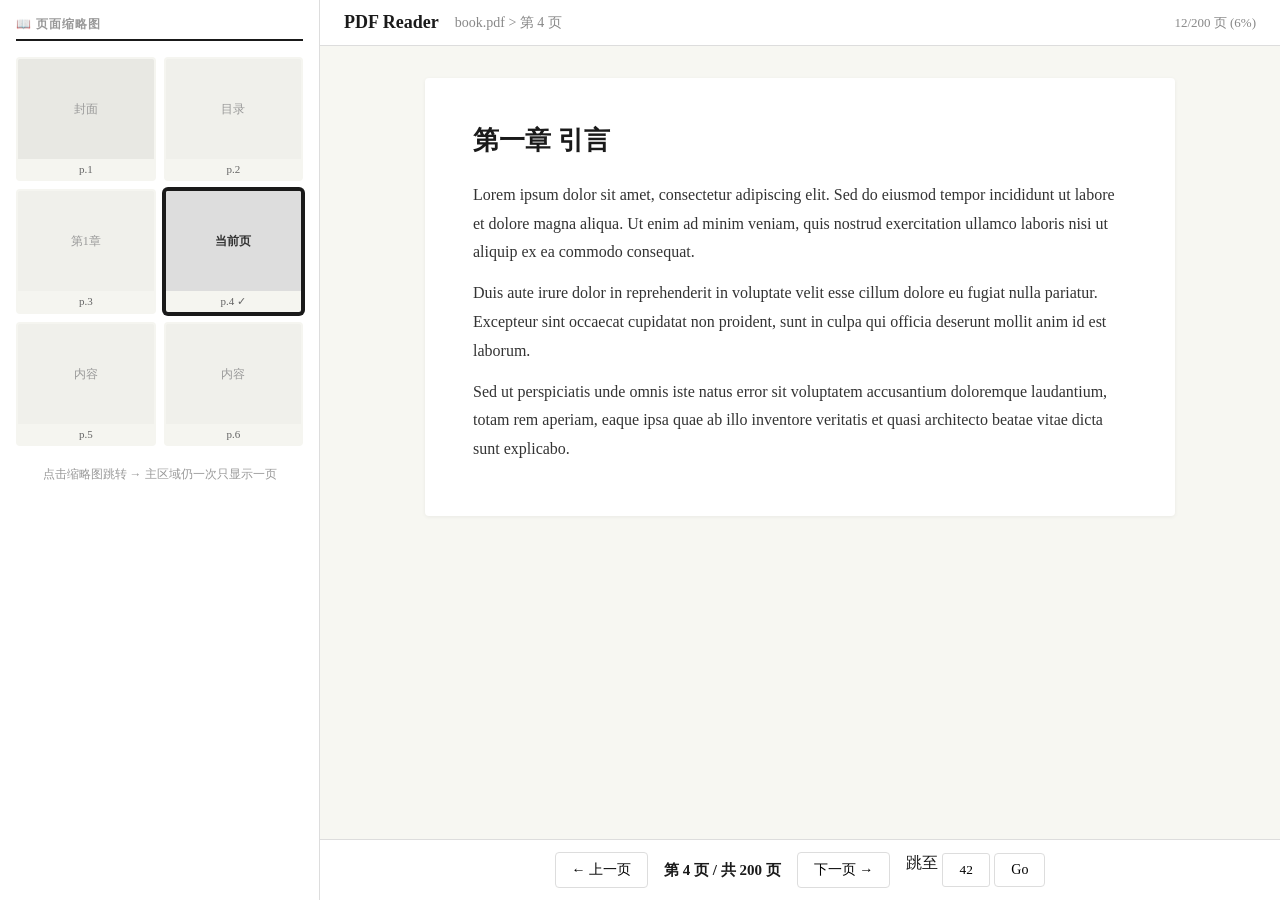
<file: mockups/option-a-thumbnails.html>
<!DOCTYPE html>
<html lang="zh">
<head>
<meta charset="UTF-8">
<meta name="viewport" content="width=device-width, initial-scale=1.0">
<title>方案 A：分页 + 缩略图侧边栏</title>
<style>
* { margin: 0; padding: 0; box-sizing: border-box; }
body { font-family: "Georgia", "Noto Serif SC", serif; background: #f7f7f2; color: #1a1a1a; display: flex; height: 100vh; }
.sidebar { width: 320px; background: #fff; border-right: 1px solid #ddd; overflow-y: auto; padding: 16px; display: flex; flex-direction: column; gap: 12px; flex-shrink: 0; }
.sidebar-heading { font-size: 12px; font-weight: 700; color: #999; text-transform: uppercase; letter-spacing: 1px; border-bottom: 2px solid #1a1a1a; padding-bottom: 6px; margin-bottom: 4px; }
.thumb-grid { display: grid; grid-template-columns: 1fr 1fr; gap: 8px; }
.thumb-card { border: 2px solid transparent; border-radius: 4px; overflow: hidden; cursor: pointer; transition: border-color 0.15s; background: #f5f5f0; }
.thumb-card.active { border-color: #1a1a1a; box-shadow: 0 0 0 2px #1a1a1a; }
.thumb-card img { width: 100%; height: 100px; object-fit: cover; display: block; }
.thumb-label { font-size: 11px; text-align: center; padding: 4px; color: #666; }
.main { flex: 1; display: flex; flex-direction: column; min-width: 0; }
.topbar { background: #fff; border-bottom: 1px solid #ddd; padding: 12px 24px; display: flex; align-items: center; gap: 16px; flex-shrink: 0; }
.brand { font-weight: 700; font-size: 18px; }
.breadcrumb { color: #888; font-size: 14px; flex: 1; }
.progress { font-size: 13px; color: #888; }
.page-area { flex: 1; overflow-y: auto; padding: 32px 48px; display: flex; flex-direction: column; align-items: center; gap: 24px; }
.page-card { background: #fff; border-radius: 4px; padding: 40px 48px; box-shadow: 0 1px 4px rgba(0,0,0,0.06); max-width: 750px; width: 100%; line-height: 1.8; font-size: 16px; }
.page-card h1 { font-size: 26px; margin-bottom: 16px; }
.page-card p { margin-bottom: 12px; color: #333; }
.nav-bar { background: #fff; border-top: 1px solid #ddd; padding: 12px 24px; display: flex; align-items: center; justify-content: center; gap: 16px; flex-shrink: 0; }
.nav-btn { background: #fff; border: 1px solid #ddd; padding: 8px 16px; border-radius: 4px; cursor: pointer; font-family: inherit; font-size: 14px; }
.nav-btn:hover { background: #f0f0eb; }
.page-ind { font-weight: 600; font-size: 15px; }
.jump { display: flex; gap: 4px; }
.jump input { width: 48px; text-align: center; border: 1px solid #ddd; border-radius: 3px; padding: 4px; font-family: inherit; }
</style>
</head>
<body>
<div class="sidebar">
  <div class="sidebar-heading">📖 页面缩略图</div>
  <div class="thumb-grid">
    <div class="thumb-card"><div style="height:100px;background:#e8e8e3;display:flex;align-items:center;justify-content:center;font-size:12px;color:#999;">封面</div><div class="thumb-label">p.1</div></div>
    <div class="thumb-card"><div style="height:100px;background:#f0f0eb;display:flex;align-items:center;justify-content:center;font-size:12px;color:#999;">目录</div><div class="thumb-label">p.2</div></div>
    <div class="thumb-card"><div style="height:100px;background:#f0f0eb;display:flex;align-items:center;justify-content:center;font-size:12px;color:#999;">第1章</div><div class="thumb-label">p.3</div></div>
    <div class="thumb-card active"><div style="height:100px;background:#ddd;display:flex;align-items:center;justify-content:center;font-size:12px;color:#333;font-weight:700;">当前页</div><div class="thumb-label">p.4 ✓</div></div>
    <div class="thumb-card"><div style="height:100px;background:#f0f0eb;display:flex;align-items:center;justify-content:center;font-size:12px;color:#999;">内容</div><div class="thumb-label">p.5</div></div>
    <div class="thumb-card"><div style="height:100px;background:#f0f0eb;display:flex;align-items:center;justify-content:center;font-size:12px;color:#999;">内容</div><div class="thumb-label">p.6</div></div>
  </div>
  <div style="font-size:12px;color:#999;text-align:center;margin-top:8px;">点击缩略图跳转 → 主区域仍一次只显示一页</div>
</div>
<div class="main">
  <div class="topbar">
    <span class="brand">PDF Reader</span>
    <span class="breadcrumb">book.pdf &gt; 第 4 页</span>
    <span class="progress">12/200 页 (6%)</span>
  </div>
  <div class="page-area">
    <div class="page-card">
      <h1>第一章 引言</h1>
      <p>Lorem ipsum dolor sit amet, consectetur adipiscing elit. Sed do eiusmod tempor incididunt ut labore et dolore magna aliqua. Ut enim ad minim veniam, quis nostrud exercitation ullamco laboris nisi ut aliquip ex ea commodo consequat.</p>
      <p>Duis aute irure dolor in reprehenderit in voluptate velit esse cillum dolore eu fugiat nulla pariatur. Excepteur sint occaecat cupidatat non proident, sunt in culpa qui officia deserunt mollit anim id est laborum.</p>
      <p>Sed ut perspiciatis unde omnis iste natus error sit voluptatem accusantium doloremque laudantium, totam rem aperiam, eaque ipsa quae ab illo inventore veritatis et quasi architecto beatae vitae dicta sunt explicabo.</p>
    </div>
  </div>
  <div class="nav-bar">
    <button class="nav-btn">← 上一页</button>
    <span class="page-ind">第 4 页 / 共 200 页</span>
    <button class="nav-btn">下一页 →</button>
    <span class="jump">跳至 <input value="42"> <button class="nav-btn">Go</button></span>
  </div>
</div>
</body>
</html>
</file>
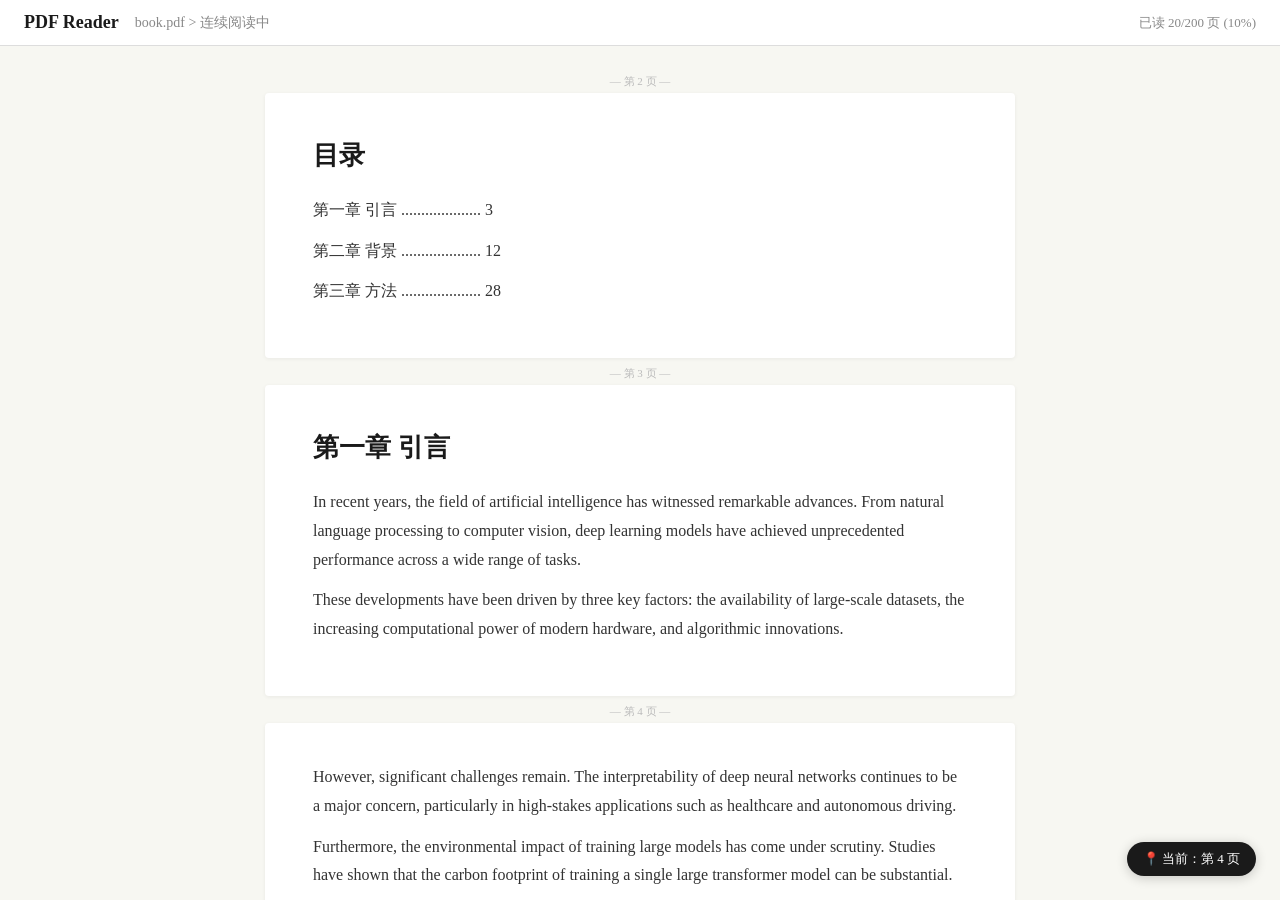
<file: mockups/option-b-continuous-scroll.html>
<!DOCTYPE html>
<html lang="zh">
<head>
<meta charset="UTF-8">
<meta name="viewport" content="width=device-width, initial-scale=1.0">
<title>方案 B：连续滚动</title>
<style>
* { margin: 0; padding: 0; box-sizing: border-box; }
body { font-family: "Georgia", "Noto Serif SC", serif; background: #f7f7f2; color: #1a1a1a; height: 100vh; display: flex; flex-direction: column; }
.topbar { background: #fff; border-bottom: 1px solid #ddd; padding: 12px 24px; display: flex; align-items: center; gap: 16px; flex-shrink: 0; }
.brand { font-weight: 700; font-size: 18px; }
.breadcrumb { color: #888; font-size: 14px; flex: 1; }
.progress { font-size: 13px; color: #888; }
.scroll-area { flex: 1; overflow-y: auto; padding: 24px 48px; }
.page-segment { background: #fff; border-radius: 4px; padding: 40px 48px; box-shadow: 0 1px 4px rgba(0,0,0,0.06); max-width: 750px; margin: 0 auto 4px auto; line-height: 1.8; font-size: 16px; }
.page-segment h1 { font-size: 26px; margin-bottom: 16px; }
.page-segment p { margin-bottom: 12px; color: #333; }
.page-marker { max-width: 750px; margin: 0 auto; text-align: center; font-size: 11px; color: #bbb; padding: 4px 0; user-select: none; }
.float-indicator { position: fixed; right: 24px; bottom: 24px; background: #1a1a1a; color: #fff; padding: 8px 16px; border-radius: 20px; font-size: 13px; box-shadow: 0 2px 12px rgba(0,0,0,0.2); z-index: 100; }
</style>
</head>
<body>
<div class="topbar">
  <span class="brand">PDF Reader</span>
  <span class="breadcrumb">book.pdf &gt; 连续阅读中</span>
  <span class="progress">已读 20/200 页 (10%)</span>
</div>
<div class="scroll-area">
  <div class="page-marker">— 第 2 页 —</div>
  <div class="page-segment">
    <h1>目录</h1>
    <p>第一章 引言 .................... 3</p>
    <p>第二章 背景 .................... 12</p>
    <p>第三章 方法 .................... 28</p>
  </div>
  <div class="page-marker">— 第 3 页 —</div>
  <div class="page-segment">
    <h1>第一章 引言</h1>
    <p>In recent years, the field of artificial intelligence has witnessed remarkable advances. From natural language processing to computer vision, deep learning models have achieved unprecedented performance across a wide range of tasks.</p>
    <p>These developments have been driven by three key factors: the availability of large-scale datasets, the increasing computational power of modern hardware, and algorithmic innovations.</p>
  </div>
  <div class="page-marker">— 第 4 页 —</div>
  <div class="page-segment">
    <p>However, significant challenges remain. The interpretability of deep neural networks continues to be a major concern, particularly in high-stakes applications such as healthcare and autonomous driving.</p>
    <p>Furthermore, the environmental impact of training large models has come under scrutiny. Studies have shown that the carbon footprint of training a single large transformer model can be substantial.</p>
  </div>
  <div class="page-marker">— 第 5 页 —</div>
  <div class="page-segment">
    <p>In this work, we propose a novel framework that addresses both the interpretability and efficiency challenges. Our approach combines attention mechanisms with sparse architectures.</p>
    <p>The key insight is that by constraining the attention patterns to follow interpretable structures, we can achieve both high accuracy and explainability.</p>
  </div>
  <div class="page-marker" style="color:#999;">⟳ 加载第 6 页...</div>
</div>
<div class="float-indicator">📍 当前：第 4 页</div>
</body>
</html>
</file>
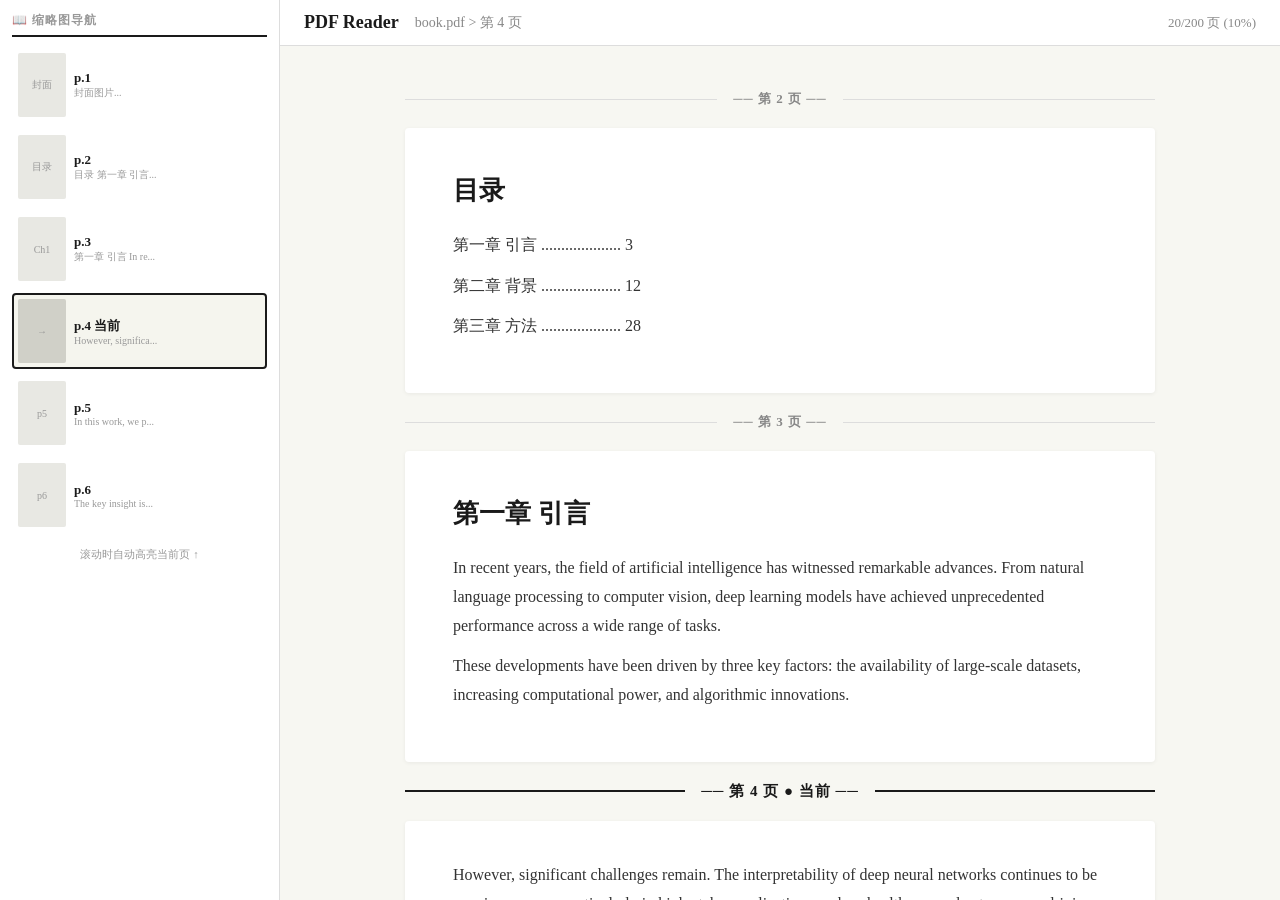
<file: mockups/option-c-hybrid.html>
<!DOCTYPE html>
<html lang="zh">
<head>
<meta charset="UTF-8">
<meta name="viewport" content="width=device-width, initial-scale=1.0">
<title>方案 C：混合模式 — 滚动 + 缩略图同步</title>
<style>
* { margin: 0; padding: 0; box-sizing: border-box; }
body { font-family: "Georgia", "Noto Serif SC", serif; background: #f7f7f2; color: #1a1a1a; height: 100vh; display: flex; }
.sidebar { width: 280px; background: #fff; border-right: 1px solid #ddd; overflow-y: auto; padding: 12px; display: flex; flex-direction: column; gap: 6px; flex-shrink: 0; }
.sidebar-heading { font-size: 12px; font-weight: 700; color: #999; text-transform: uppercase; letter-spacing: 1px; border-bottom: 2px solid #1a1a1a; padding-bottom: 6px; margin-bottom: 4px; }
.thumb-row { display: flex; align-items: center; gap: 8px; padding: 4px; border-radius: 4px; cursor: pointer; border: 2px solid transparent; transition: all 0.15s; }
.thumb-row.active { border-color: #1a1a1a; background: #f5f5ee; }
.thumb-row .mini-thumb { width: 48px; height: 64px; background: #e8e8e3; border-radius: 2px; flex-shrink: 0; display: flex; align-items: center; justify-content: center; font-size: 10px; color: #999; }
.thumb-row.active .mini-thumb { background: #d0d0c8; }
.thumb-row .info { flex: 1; min-width: 0; }
.thumb-row .page-num { font-size: 13px; font-weight: 600; }
.thumb-row .preview { font-size: 10px; color: #999; white-space: nowrap; overflow: hidden; text-overflow: ellipsis; }
.main { flex: 1; display: flex; flex-direction: column; min-width: 0; }
.topbar { background: #fff; border-bottom: 1px solid #ddd; padding: 12px 24px; display: flex; align-items: center; gap: 16px; flex-shrink: 0; }
.brand { font-weight: 700; font-size: 18px; }
.breadcrumb { color: #888; font-size: 14px; flex: 1; }
.progress { font-size: 13px; color: #888; }
.scroll-area { flex: 1; overflow-y: auto; padding: 24px 48px; position: relative; }
.page-divider { max-width: 750px; margin: 20px auto; display: flex; align-items: center; gap: 16px; }
.page-divider::before, .page-divider::after { content: ""; flex: 1; height: 1px; background: #ddd; }
.page-divider-text { font-size: 13px; font-weight: 700; color: #888; letter-spacing: 1px; white-space: nowrap; }
.page-divider.active .page-divider-text { color: #1a1a1a; font-size: 15px; }
.page-divider.active::before, .page-divider.active::after { background: #1a1a1a; height: 2px; }
.page-segment { background: #fff; border-radius: 4px; padding: 40px 48px; box-shadow: 0 1px 4px rgba(0,0,0,0.06); max-width: 750px; margin: 0 auto; line-height: 1.8; font-size: 16px; }
.page-segment h1 { font-size: 26px; margin-bottom: 16px; }
.page-segment p { margin-bottom: 12px; color: #333; }
</style>
</head>
<body>
<div class="sidebar">
  <div class="sidebar-heading">📖 缩略图导航</div>
  <div class="thumb-row"><div class="mini-thumb">封面</div><div class="info"><div class="page-num">p.1</div><div class="preview">封面图片...</div></div></div>
  <div class="thumb-row"><div class="mini-thumb">目录</div><div class="info"><div class="page-num">p.2</div><div class="preview">目录 第一章 引言...</div></div></div>
  <div class="thumb-row"><div class="mini-thumb">Ch1</div><div class="info"><div class="page-num">p.3</div><div class="preview">第一章 引言 In re...</div></div></div>
  <div class="thumb-row active"><div class="mini-thumb">→</div><div class="info"><div class="page-num">p.4 当前</div><div class="preview">However, significa...</div></div></div>
  <div class="thumb-row"><div class="mini-thumb">p5</div><div class="info"><div class="page-num">p.5</div><div class="preview">In this work, we p...</div></div></div>
  <div class="thumb-row"><div class="mini-thumb">p6</div><div class="info"><div class="page-num">p.6</div><div class="preview">The key insight is...</div></div></div>
  <div style="font-size:11px;color:#999;text-align:center;margin-top:8px;">滚动时自动高亮当前页 ↑</div>
</div>
<div class="main">
  <div class="topbar">
    <span class="brand">PDF Reader</span>
    <span class="breadcrumb">book.pdf &gt; 第 4 页</span>
    <span class="progress">20/200 页 (10%)</span>
  </div>
  <div class="scroll-area">
    <div class="page-divider"><span class="page-divider-text">── 第 2 页 ──</span></div>
    <div class="page-segment">
      <h1>目录</h1>
      <p>第一章 引言 .................... 3</p>
      <p>第二章 背景 .................... 12</p>
      <p>第三章 方法 .................... 28</p>
    </div>
    <div class="page-divider"><span class="page-divider-text">── 第 3 页 ──</span></div>
    <div class="page-segment">
      <h1>第一章 引言</h1>
      <p>In recent years, the field of artificial intelligence has witnessed remarkable advances. From natural language processing to computer vision, deep learning models have achieved unprecedented performance across a wide range of tasks.</p>
      <p>These developments have been driven by three key factors: the availability of large-scale datasets, increasing computational power, and algorithmic innovations.</p>
    </div>
    <div class="page-divider active"><span class="page-divider-text">── 第 4 页 ● 当前 ──</span></div>
    <div class="page-segment">
      <p>However, significant challenges remain. The interpretability of deep neural networks continues to be a major concern, particularly in high-stakes applications such as healthcare and autonomous driving.</p>
      <p>Furthermore, the environmental impact of training large models has come under scrutiny. Studies have shown that the carbon footprint of training a single large transformer model can be substantial.</p>
    </div>
    <div class="page-divider"><span class="page-divider-text">── 第 5 页 ──</span></div>
    <div class="page-segment">
      <p>In this work, we propose a novel framework that addresses both the interpretability and efficiency challenges. Our approach combines attention mechanisms with sparse architectures.</p>
      <p>The key insight is that by constraining the attention patterns, we can achieve both high accuracy and explainability without trade-offs.</p>
    </div>
    <div class="page-divider"><span class="page-divider-text" style="color:#bbb;">── 加载第 6 页 ⟳ ──</span></div>
  </div>
</div>
</body>
</html>
</file>
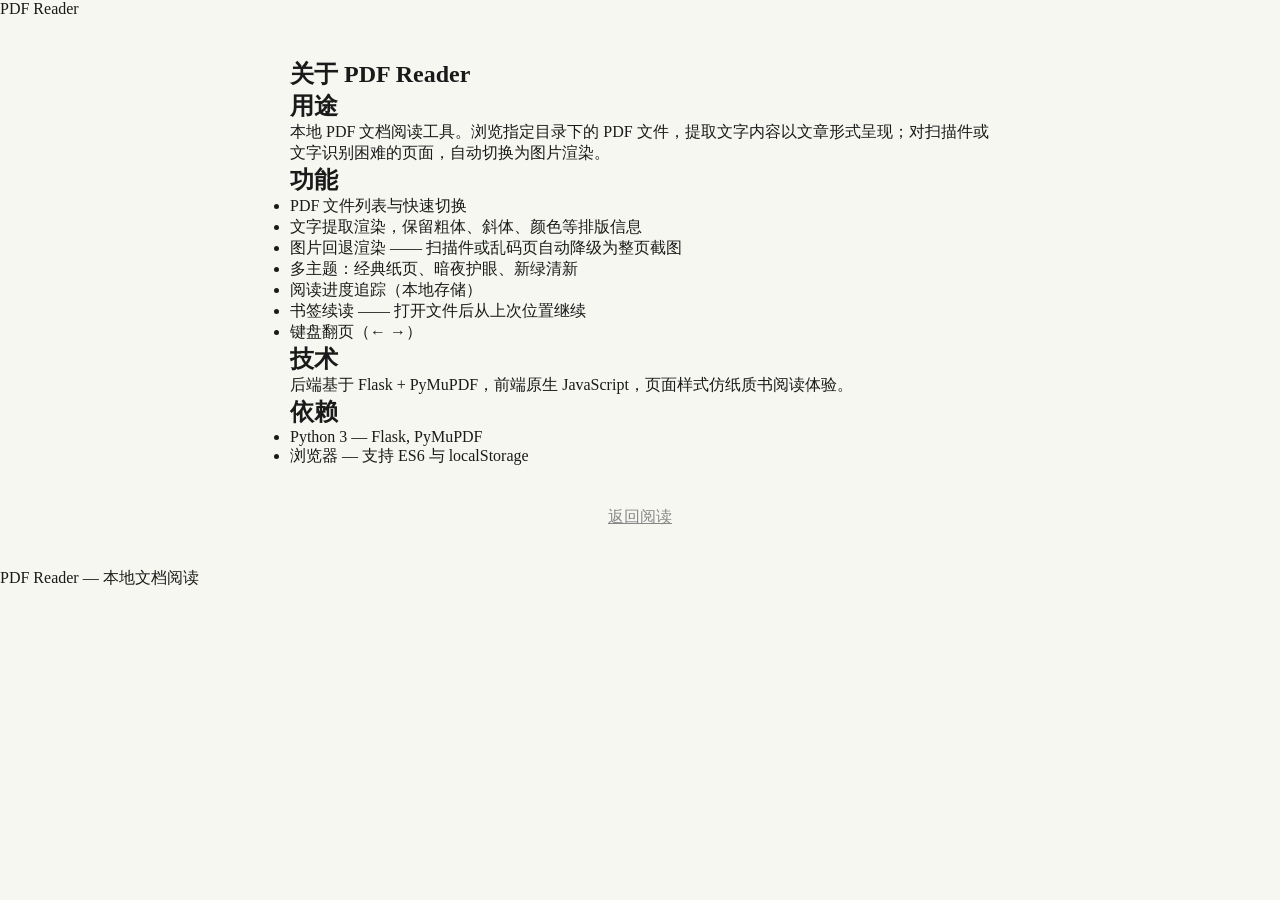
<file: templates/about.html>
<!DOCTYPE html>
<html lang="zh-CN">
<head>
    <meta charset="UTF-8">
    <meta name="viewport" content="width=device-width, initial-scale=1.0">
    <title>关于 - PDF Reader</title>
    <link rel="stylesheet" href="/static/style.css">
</head>
<body>
    <header class="site-header">
        <div class="header-inner">
            <div class="header-brand">PDF Reader</div>
        </div>
    </header>

    <main class="main-content">
        <article class="page-article" style="max-width:700px;margin:40px auto;">
            <h1>关于 PDF Reader</h1>

            <h2>用途</h2>
            <p>本地 PDF 文档阅读工具。浏览指定目录下的 PDF 文件，提取文字内容以文章形式呈现；对扫描件或文字识别困难的页面，自动切换为图片渲染。</p>

            <h2>功能</h2>
            <ul>
                <li>PDF 文件列表与快速切换</li>
                <li>文字提取渲染，保留粗体、斜体、颜色等排版信息</li>
                <li>图片回退渲染 —— 扫描件或乱码页自动降级为整页截图</li>
                <li>多主题：经典纸页、暗夜护眼、新绿清新</li>
                <li>阅读进度追踪（本地存储）</li>
                <li>书签续读 —— 打开文件后从上次位置继续</li>
                <li>键盘翻页（← →）</li>
            </ul>

            <h2>技术</h2>
            <p>后端基于 Flask + PyMuPDF，前端原生 JavaScript，页面样式仿纸质书阅读体验。</p>

            <h2>依赖</h2>
            <ul>
                <li>Python 3 &mdash; Flask, PyMuPDF</li>
                <li>浏览器 &mdash; 支持 ES6 与 localStorage</li>
            </ul>

            <p style="margin-top:40px;text-align:center;">
                <a href="/" style="color:#888;text-decoration:underline;">返回阅读</a>
            </p>
        </article>
    </main>

    <footer class="site-footer">
        <div class="footer-inner">PDF Reader &mdash; 本地文档阅读</div>
    </footer>
</body>
</html>
</file>
<file: static/style.css>
/* === Reset === */
* { margin: 0; padding: 0; box-sizing: border-box; }

/* === Chrome Theme Variables (Light default) === */
:root {
  --chrome-bg: #f5f5f0;
  --chrome-text: #1a1a1a;
  --chrome-text-secondary: #888;
  --chrome-border: #ddd;
  --sidebar-bg: #fff;
  --toolbar-bg: #fff;
  --viewer-outer-bg: #f7f7f2;
  --accent: #1a1a1a;
  --accent-text: #fff;
  --hover-bg: #e8e8e3;
  --badge-bg: #e8e8e3;
  --badge-text: #666;
  --button-bg: #fff;
  --button-border: #ddd;
  --button-text: #555;
  --page-bg: #fff;
  --page-shadow: 0 1px 4px rgba(0,0,0,0.06);
  --divider-color: #ddd;
  --progress-bar-bg: #e0e0d8;
  --progress-bar-fill: #2e7d32;
}

.chrome-dark {
  --chrome-bg: #1e1e1e;
  --chrome-text: #d4d4d4;
  --chrome-text-secondary: #999;
  --chrome-border: #3a3a3a;
  --sidebar-bg: #252526;
  --toolbar-bg: #252526;
  --viewer-outer-bg: #1e1e1e;
  --accent: #569cd6;
  --accent-text: #1e1e1e;
  --hover-bg: #333;
  --badge-bg: #3a3a3a;
  --badge-text: #aaa;
  --button-bg: #333;
  --button-border: #3a3a3a;
  --button-text: #ccc;
  --page-bg: #252526;
  --page-shadow: 0 1px 4px rgba(0,0,0,0.2);
  --divider-color: #3a3a3a;
  --progress-bar-bg: #3a3a3a;
  --progress-bar-fill: #4ec9b0;
}

body {
  font-family: "Georgia", "Noto Serif SC", "Merriweather", serif;
  background: var(--viewer-outer-bg);
  color: var(--chrome-text);
  height: 100vh;
  overflow: hidden;
}

/* === Four-Container Layout === */
#outerContainer {
  display: flex;
  height: 100vh;
  width: 100%;
}

#sidebarContainer {
  width: 280px;
  flex-shrink: 0;
  background: var(--sidebar-bg);
  border-right: 1px solid var(--chrome-border);
  overflow-y: auto;
  display: flex;
  flex-direction: column;
}

#sidebarContainer.collapsed {
  display: none;
}

#mainContainer {
  flex: 1;
  display: flex;
  flex-direction: column;
  min-width: 0;
}

/* === Toolbar === */
#toolbar {
  background: var(--toolbar-bg);
  border-bottom: 1px solid var(--chrome-border);
  padding: 8px 16px;
  display: flex;
  align-items: center;
  gap: 12px;
  flex-shrink: 0;
  font-size: 13px;
}

.toolbar-brand {
  font-weight: 700;
  font-size: 16px;
  color: var(--accent);
}

.toolbar-filename {
  color: var(--chrome-text-secondary);
  overflow: hidden;
  text-overflow: ellipsis;
  white-space: nowrap;
  flex: 1;
}

.toolbar-page-indicator {
  font-weight: 600;
  color: var(--chrome-text);
  flex-shrink: 0;
}

.toolbar-btn {
  background: none;
  border: 1px solid var(--chrome-border);
  padding: 4px 8px;
  border-radius: 4px;
  cursor: pointer;
  font-size: 14px;
  color: var(--chrome-text);
  line-height: 1;
}

.toolbar-btn:hover { background: var(--hover-bg); }

/* === Sidebar Toggle === */
#sidebarToggle {
  background: none;
  border: 1px solid var(--chrome-border);
  font-size: 16px;
  cursor: pointer;
  padding: 2px 8px;
  border-radius: 4px;
  color: var(--chrome-text);
  line-height: 1;
}

#sidebarToggle:hover { background: var(--hover-bg); }

/* === Sidebar Sections === */
.sidebar-section {
  padding: 12px;
  border-bottom: 1px solid var(--chrome-border);
}

.sidebar-heading {
  font-size: 11px;
  font-weight: 700;
  color: var(--chrome-text-secondary);
  text-transform: uppercase;
  letter-spacing: 1px;
  margin-bottom: 8px;
  border-bottom: 2px solid var(--accent);
  padding-bottom: 4px;
}

/* === Directory Tree === */
.tree-dir-header {
  padding: 6px 8px;
  border-radius: 3px;
  cursor: pointer;
  font-size: 13px;
  font-weight: 600;
  color: var(--chrome-text);
  user-select: none;
}

.tree-dir-header:hover { background: var(--hover-bg); }
.tree-item { font-weight: 400; font-size: 12px; }

.tree-toggle {
  display: inline-block;
  width: 14px;
  font-size: 10px;
  color: var(--chrome-text-secondary);
}

.pdf-item {
  padding: 6px 8px;
  border-radius: 3px;
  cursor: pointer;
  font-size: 13px;
  color: var(--chrome-text);
}

.pdf-item:hover { background: var(--hover-bg); }
.pdf-item.active { background: var(--accent); color: var(--accent-text); }
.pdf-item.has-progress { font-weight: 600; }

/* === TOC === */
.toc-item {
  display: flex;
  justify-content: space-between;
  align-items: center;
  gap: 8px;
  padding: 4px 8px;
  border-radius: 3px;
  cursor: pointer;
  font-size: 12px;
  color: var(--chrome-text);
}

.toc-item:hover { background: var(--hover-bg); }
.toc-item.active { background: var(--accent); color: var(--accent-text); }
.toc-title { overflow: hidden; text-overflow: ellipsis; white-space: nowrap; flex: 1; }
.toc-page {
  flex-shrink: 0;
  font-size: 10px;
  color: var(--chrome-text-secondary);
}
.toc-item.active .toc-page { color: var(--accent-text); opacity: 0.7; }

/* === SFT Thumbnail Grid === */
.thumbnail-grid {
  display: grid;
  grid-template-columns: repeat(3, 1fr);
  gap: 4px;
}

.thumbnail-card {
  border: 2px solid transparent;
  border-radius: 3px;
  overflow: hidden;
  cursor: pointer;
  background: var(--badge-bg);
}

.thumbnail-card.active {
  border-color: var(--accent);
}

.thumbnail-card img {
  width: 100%;
  height: auto;
  display: block;
}

.thumbnail-label {
  font-size: 10px;
  text-align: center;
  padding: 2px;
  color: var(--chrome-text-secondary);
}

/* === Progress List === */
.progress-row {
  display: flex;
  align-items: center;
  gap: 8px;
  padding: 3px 0;
  font-size: 12px;
}

.progress-name {
  overflow: hidden;
  text-overflow: ellipsis;
  white-space: nowrap;
  max-width: 120px;
}

.progress-bar-mini {
  width: 50px;
  height: 3px;
  background: var(--progress-bar-bg);
  border-radius: 2px;
  overflow: hidden;
  flex-shrink: 0;
}

.progress-bar-mini-fill {
  height: 100%;
  background: var(--progress-bar-fill);
  border-radius: 2px;
  transition: width 0.3s;
}

.progress-count {
  font-size: 10px;
  color: var(--chrome-text-secondary);
  flex-shrink: 0;
}

.empty-sidebar {
  color: var(--chrome-text-secondary);
  font-size: 13px;
  padding: 4px 0;
}

/* === Viewer Container === */
#viewerContainer {
  flex: 1;
  overflow-y: auto;
  padding: 24px 48px;
  transition: filter 0.2s ease-out;
}

/* Document theme filters */
#viewerContainer.doc-theme-normal { filter: none; }
#viewerContainer.doc-theme-sepia {
  filter: sepia(100%) brightness(90%) hue-rotate(10deg);
}
#viewerContainer.doc-theme-invert {
  filter: invert(0.92) hue-rotate(180deg);
}

/* === Page Segments === */
.page-segment {
  background: var(--page-bg);
  border-radius: 4px;
  padding: 40px 48px;
  box-shadow: var(--page-shadow);
  max-width: 750px;
  margin: 0 auto;
  line-height: 1.8;
  font-size: 16px;
  overflow-x: auto;
}

.page-divider {
  max-width: 750px;
  margin: 16px auto;
  display: flex;
  align-items: center;
  gap: 16px;
}

.page-divider::before,
.page-divider::after {
  content: "";
  flex: 1;
  height: 1px;
  background: var(--divider-color);
}

.page-divider-text {
  font-size: 12px;
  font-weight: 700;
  color: var(--chrome-text-secondary);
  letter-spacing: 1px;
  white-space: nowrap;
}

.page-divider.active .page-divider-text {
  color: var(--accent);
  font-size: 14px;
}

.page-divider.active::before,
.page-divider.active::after {
  background: var(--accent);
  height: 2px;
}

/* Article typography */
.page-segment h1 {
  font-size: 26px; font-weight: 700; margin: 0 0 14px; line-height: 1.3;
}
.page-segment h2 {
  font-size: 20px; font-weight: 700; margin: 20px 0 10px; line-height: 1.4;
}
.page-segment h3 {
  font-size: 17px; font-weight: 700; margin: 16px 0 8px; line-height: 1.4;
}
.page-segment p { margin: 0 0 12px; }
.page-segment figure { margin: 16px 0; text-align: center; }
.page-segment figure img {
  max-width: 100%; height: auto; border-radius: 2px;
}

/* Code blocks and inline code */
.page-segment pre {
  background: #f5f5f0;
  border: 1px solid #e0e0d8;
  border-radius: 4px;
  padding: 16px 20px;
  margin: 12px 0;
  overflow-x: auto;
  font-family: "Consolas", "Courier New", "Monaco", monospace;
  font-size: 14px;
  line-height: 1.5;
  white-space: pre-wrap;
  word-break: break-word;
}

.page-segment code {
  font-family: "Consolas", "Courier New", "Monaco", monospace;
  font-size: 0.9em;
  background: rgba(0,0,0,0.06);
  padding: 1px 4px;
  border-radius: 3px;
}

.page-segment pre code {
  background: none;
  padding: 0;
  border-radius: 0;
  font-size: inherit;
}

/* Strip PDF syntax-highlighting colours inside code blocks.
   The PDF uses a dark background — light text colours like
   #f8f8f2 become invisible on the HTML light background. */
.page-segment pre code span {
  color: inherit !important;
}

.page-segment pre {
  color: #1a1a2e;
}

/* PDF tables */
.page-segment table.pdf-table {
  border-collapse: collapse;
  width: 100%;
  max-width: 100%;
  margin: 16px 0;
  font-size: 14px;
  line-height: 1.4;
  color: #1a1a2e;
  table-layout: auto;
  overflow-wrap: break-word;
  word-break: break-word;
}
.page-segment table.pdf-table td {
  border: 1px solid #bbb;
  padding: 6px 10px;
  vertical-align: top;
}
.page-segment table.pdf-table td span {
  color: inherit !important;
}
.page-segment table.pdf-table tr:nth-child(even) td {
  background: #f5f5f0;
}
.page-segment table.pdf-table tr:first-child td {
  background: #d8d8d0;
  font-weight: 600;
}

/* Page header/footer (page numbers, running headers) */
.page-header-footer {
  font-size: 0.7em !important;
  color: #bbb !important;
  text-align: center !important;
}

.page-loading-placeholder {
  max-width: 750px;
  margin: 0 auto;
  text-align: center;
  padding: 24px;
  color: var(--chrome-text-secondary);
  font-size: 13px;
}

.welcome-screen {
  display: flex;
  align-items: center;
  justify-content: center;
  height: 100%;
  font-size: 16px;
  color: var(--chrome-text-secondary);
}
</file>
